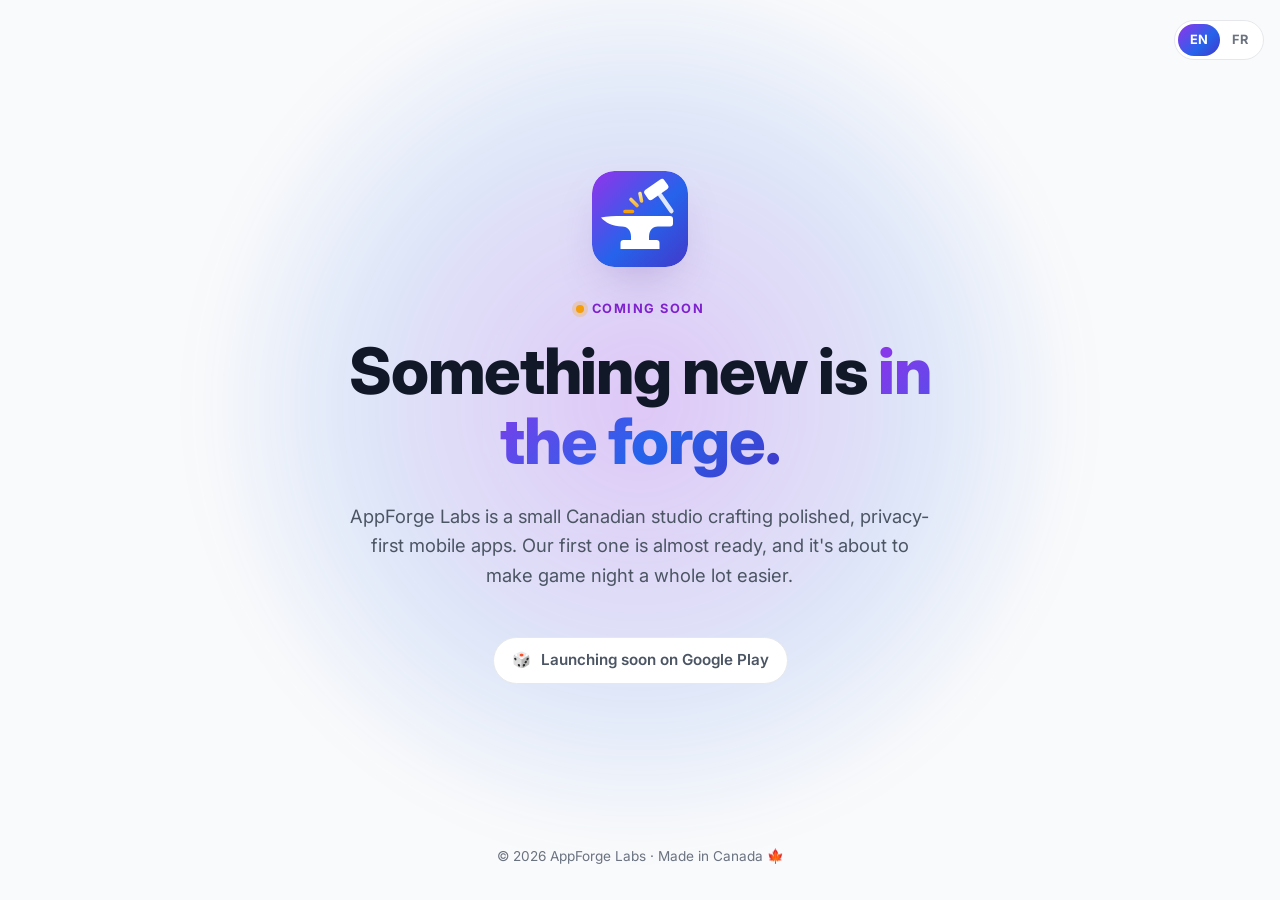
<file: index.html>
<!doctype html>
<html lang="en">
<head>
  <meta charset="utf-8">
  <meta name="viewport" content="width=device-width, initial-scale=1">
  <title>AppForge Labs — Coming soon</title>
  <meta name="description" content="AppForge Labs is a Canadian app studio crafting polished, privacy-first mobile apps. Something new is in the forge. Coming soon.">
  <meta name="theme-color" content="#7E22CE">
  <link rel="canonical" href="https://appforgelabs.ca/">
  <link rel="icon" href="assets/logo.svg" type="image/svg+xml">
  <link rel="apple-touch-icon" href="assets/apple-touch-icon.png">

  <meta property="og:type" content="website">
  <meta property="og:site_name" content="AppForge Labs">
  <meta property="og:title" content="AppForge Labs — Coming soon">
  <meta property="og:description" content="A Canadian app studio crafting polished, privacy-first mobile apps. Something new is in the forge.">
  <meta property="og:url" content="https://appforgelabs.ca/">
  <meta property="og:image" content="https://appforgelabs.ca/assets/og-image.png">
  <meta property="og:image:width" content="1200">
  <meta property="og:image:height" content="630">
  <meta name="twitter:card" content="summary_large_image">

  <link rel="preconnect" href="https://fonts.googleapis.com">
  <link rel="preconnect" href="https://fonts.gstatic.com" crossorigin>
  <link href="https://fonts.googleapis.com/css2?family=Inter:wght@400;600;700;800&display=swap" rel="stylesheet">

  <style>
    /* Brand colours match the full site (version-1 branch, styles.css). */
    :root {
      --gradient: linear-gradient(135deg, #9333ea 0%, #2563eb 60%, #4338ca 100%);
      --bg: #f9fafb;
      --surface: #ffffff;
      --text: #111827;
      --text-2: #4b5563;
      --text-3: #6b7280;
      --border: #e5e7eb;
      --accent-text: #7e22ce;
      --shadow: 0 20px 50px -20px rgba(76, 29, 149, 0.35);
      color-scheme: light dark;
    }
    @media (prefers-color-scheme: dark) {
      :root {
        --bg: #0b1020;
        --surface: #151c2f;
        --text: #f9fafb;
        --text-2: #cbd5e1;
        --text-3: #94a3b8;
        --border: #273047;
        --accent-text: #c084fc;
        --shadow: 0 24px 60px -20px rgba(0, 0, 0, 0.7);
      }
    }

    *, *::before, *::after { box-sizing: border-box; }

    body {
      margin: 0;
      min-height: 100vh;
      display: flex; flex-direction: column;
      font-family: 'Inter', system-ui, -apple-system, 'Segoe UI', Roboto, sans-serif;
      line-height: 1.6;
      color: var(--text);
      background: var(--bg);
      -webkit-font-smoothing: antialiased;
      overflow-x: hidden;
    }

    .glow {
      position: fixed; top: 50%; left: 50%; z-index: -1;
      width: 900px; height: 900px; max-width: 140vw; max-height: 140vw;
      transform: translate(-50%, -55%);
      background: radial-gradient(circle, rgba(147, 51, 234, 0.26), rgba(37, 99, 235, 0.12) 45%, transparent 70%);
      filter: blur(20px); pointer-events: none;
    }

    .lang-switch {
      position: absolute; top: 20px; right: 16px;
      display: inline-flex; padding: 3px; border-radius: 999px;
      background: var(--surface); border: 1px solid var(--border);
    }
    .lang-switch button {
      font: inherit; font-size: 0.8rem; font-weight: 700;
      border: 0; background: transparent; color: var(--text-3);
      padding: 6px 12px; border-radius: 999px; cursor: pointer;
    }
    .lang-switch button[aria-pressed='true'] { background: var(--gradient); color: #fff; }

    main {
      flex: 1;
      display: grid; place-items: center;
      padding: 96px 16px 48px;
      text-align: center;
    }
    .teaser { width: 100%; max-width: 40rem; }

    .logo {
      display: block; margin: 0 auto 28px;
      border-radius: 22px; box-shadow: var(--shadow);
      animation: float 5s ease-in-out infinite;
    }
    @keyframes float { 50% { transform: translateY(-8px); } }

    .eyebrow {
      display: inline-flex; align-items: center; gap: 8px;
      font-size: 0.8rem; font-weight: 700; letter-spacing: 0.12em; text-transform: uppercase;
      color: var(--accent-text);
      margin: 0 0 1rem;
    }
    .eyebrow::before {
      content: ''; width: 8px; height: 8px; border-radius: 50%;
      background: #f59e0b; box-shadow: 0 0 0 4px rgba(245, 158, 11, 0.25);
      animation: pulse 2s ease-in-out infinite;
    }
    @keyframes pulse { 50% { box-shadow: 0 0 0 8px rgba(245, 158, 11, 0); } }

    h1 {
      font-size: clamp(2.4rem, 7vw, 4rem); font-weight: 800;
      line-height: 1.1; letter-spacing: -0.02em;
      margin: 0 0 0.4em;
    }
    .gradient-text {
      background: var(--gradient);
      -webkit-background-clip: text; background-clip: text;
      color: transparent;
    }
    .lead { font-size: 1.15rem; color: var(--text-2); margin: 0 auto 2rem; max-width: 32em; }

    .hint {
      display: inline-flex; align-items: center; gap: 10px;
      padding: 10px 18px; border-radius: 999px;
      background: var(--surface); border: 1px solid var(--border);
      font-size: 0.95rem; font-weight: 600; color: var(--text-2);
    }

    footer { padding: 24px 16px 32px; text-align: center; font-size: 0.85rem; color: var(--text-3); }

    @media (prefers-reduced-motion: reduce) {
      .logo, .eyebrow::before { animation: none; }
    }
  </style>
</head>
<body>
  <div class="glow" aria-hidden="true"></div>

  <div class="lang-switch" role="group" aria-label="Language">
    <button type="button" data-lang="en" aria-pressed="true">EN</button>
    <button type="button" data-lang="fr" aria-pressed="false">FR</button>
  </div>

  <main>
    <div class="teaser">
      <img class="logo" src="assets/logo.svg" alt="AppForge Labs" width="96" height="96">
      <p class="eyebrow" data-i18n="eyebrow">Coming soon</p>
      <h1 data-i18n-html="title">Something new is <span class="gradient-text">in the forge.</span></h1>
      <p class="lead" data-i18n="lead">AppForge Labs is a small Canadian studio crafting polished, privacy-first mobile apps. Our first one is almost ready, and it's about to make game night a whole lot easier.</p>
      <p class="hint">🎲 <span data-i18n="hint">Launching soon on Google Play</span></p>
    </div>
  </main>

  <footer>© <span id="year">2026</span> AppForge Labs · <span data-i18n="footer">Made in Canada 🍁</span></footer>

  <script>
    const T = {
      en: {
        title: 'Something new is <span class="gradient-text">in the forge.</span>',
        eyebrow: 'Coming soon',
        lead: "AppForge Labs is a small Canadian studio crafting polished, privacy-first mobile apps. Our first one is almost ready, and it's about to make game night a whole lot easier.",
        hint: 'Launching soon on Google Play',
        footer: 'Made in Canada 🍁',
        docTitle: 'AppForge Labs — Coming soon'
      },
      fr: {
        title: 'Quelque chose de nouveau <span class="gradient-text">sort de la forge.</span>',
        eyebrow: 'Bientôt disponible',
        lead: 'AppForge Labs est un petit studio canadien qui crée des applications mobiles soignées et respectueuses de la vie privée. Notre première est presque prête, et elle va grandement simplifier vos soirées de jeux.',
        hint: 'Bientôt sur Google Play',
        footer: 'Fait au Canada 🍁',
        docTitle: 'AppForge Labs — Bientôt disponible'
      }
    };

    function setLang(lang) {
      const t = T[lang];
      document.documentElement.lang = lang;
      document.title = t.docTitle;
      document.querySelectorAll('[data-i18n]').forEach(el => { el.textContent = t[el.dataset.i18n]; });
      document.querySelectorAll('[data-i18n-html]').forEach(el => { el.innerHTML = t[el.dataset.i18nHtml]; });
      document.querySelectorAll('[data-lang]').forEach(b => b.setAttribute('aria-pressed', b.dataset.lang === lang));
      try { localStorage.setItem('lang', lang); } catch (e) {}
    }

    let stored = null;
    try { stored = localStorage.getItem('lang'); } catch (e) {}
    const param = new URLSearchParams(location.search).get('lang');
    const initial = [param, stored].find(l => l in T) ||
      ((navigator.language || '').toLowerCase().startsWith('fr') ? 'fr' : 'en');
    if (initial !== 'en') setLang(initial);

    document.querySelectorAll('[data-lang]').forEach(b => b.addEventListener('click', () => setLang(b.dataset.lang)));
    document.getElementById('year').textContent = new Date().getFullYear();
  </script>
</body>
</html>
</file>
